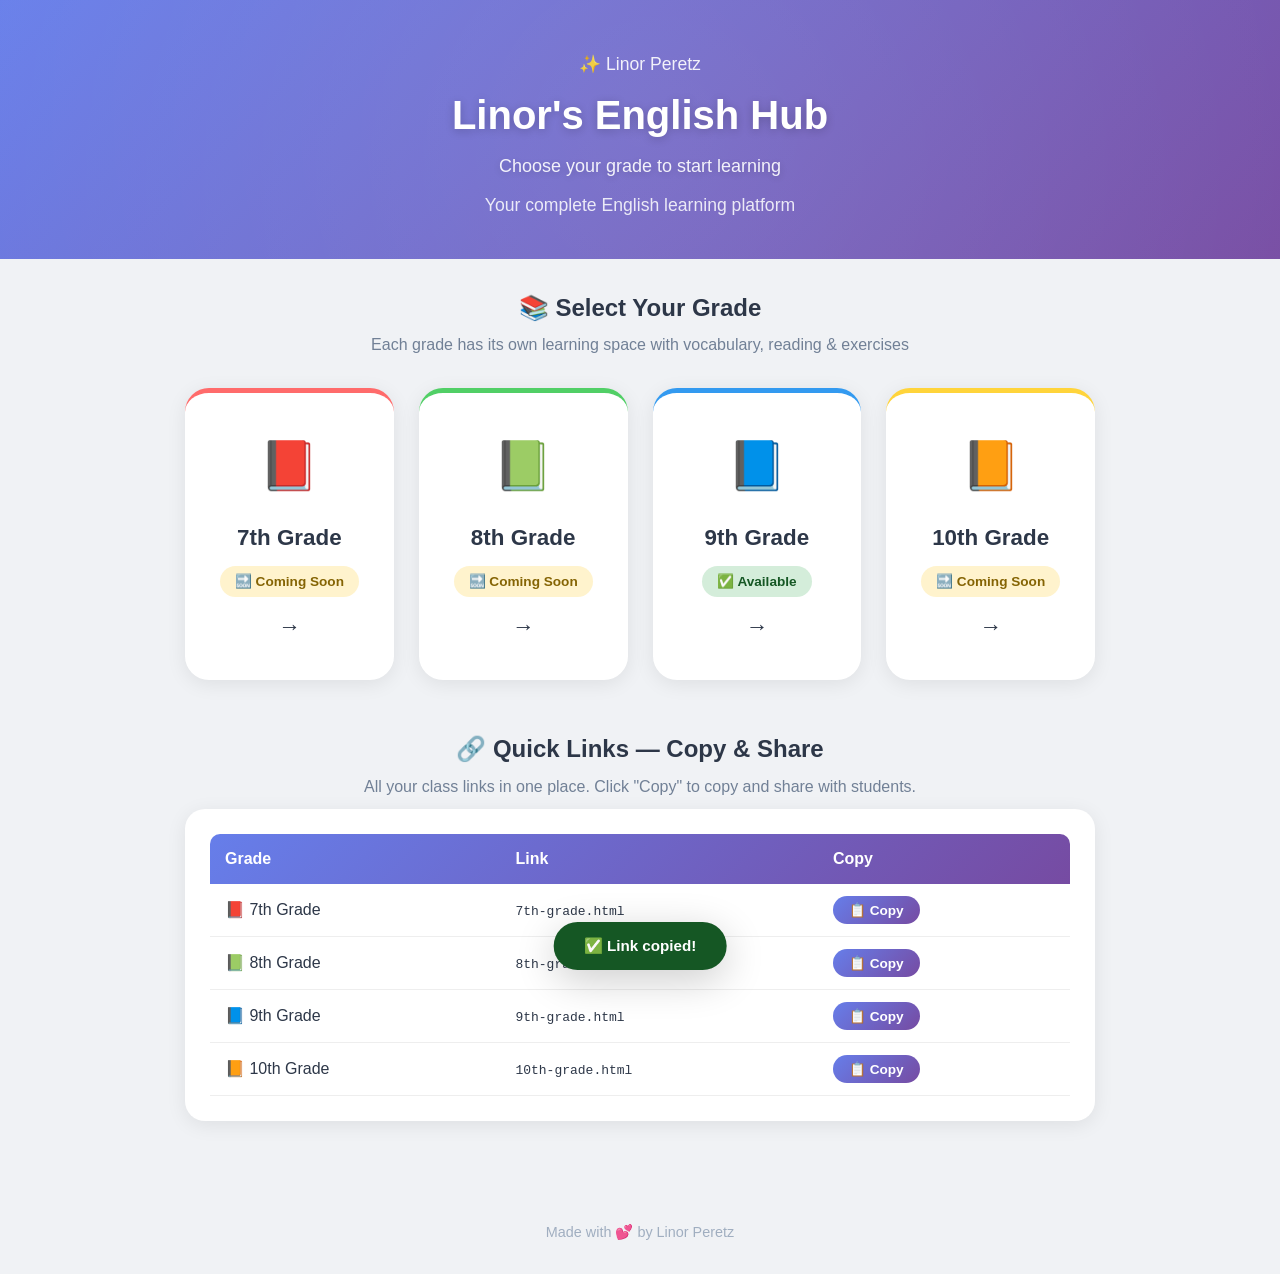
<file: index.html>
<!DOCTYPE html>
<html lang="en">
<head>
    <meta charset="UTF-8">
    <base href="/">
    <meta name="viewport" content="width=device-width, initial-scale=1.0">
    <title>Linor's English Hub</title>
    <link rel="stylesheet" href="shared.css">
    <script src="shared.js" defer></script>
</head>
<body>

    <header class="header">
        <div class="header-content">
            <p class="teacher-name">✨ Linor Peretz</p>
            <h1>
                Linor's English Hub
                <span class="sub">Choose your grade to start learning</span>
            </h1>
            <p class="header-subtitle">Your complete English learning platform</p>
        </div>
    </header>

    <div class="container">

        <div class="section-header">
            <h2>📚 Select Your Grade</h2>
            <p style="color: var(--text-light); margin-top: 5px;">
                Each grade has its own learning space with vocabulary, reading & exercises
            </p>
        </div>

        <div class="grade-grid">

            <a href="7th-grade.html" class="grade-card animate-in" style="--card-accent: #ff6b6b;">
                <span class="emoji">📕</span>
                <h2>7th Grade</h2>
                <span class="status coming-soon">🔜 Coming Soon</span>
                <span class="arrow">→</span>
            </a>

            <a href="8th-grade.html" class="grade-card animate-in" style="--card-accent: #51cf66;">
                <span class="emoji">📗</span>
                <h2>8th Grade</h2>
                <span class="status coming-soon">🔜 Coming Soon</span>
                <span class="arrow">→</span>
            </a>

            <a href="9th-grade.html" class="grade-card animate-in" style="--card-accent: #339af0;">
                <span class="emoji">📘</span>
                <h2>9th Grade</h2>
                <span class="status available">✅ Available</span>
                <span class="arrow">→</span>
            </a>

            <a href="10th-grade.html" class="grade-card animate-in" style="--card-accent: #ffd43b;">
                <span class="emoji">📙</span>
                <h2>10th Grade</h2>
                <span class="status coming-soon">🔜 Coming Soon</span>
                <span class="arrow">→</span>
            </a>

        </div>

        <!-- Quick Links Section -->
        <div class="quick-links-section" style="margin-top: 50px;">
            <div class="section-header">
                <h2>🔗 Quick Links — Copy & Share</h2>
                <p style="color: var(--text-light); margin-top: 5px;">
                    All your class links in one place. Click "Copy" to copy and share with students.
                </p>
            </div>

            <div class="content-card">
                <table class="vocab-table">
                    <thead>
                        <tr>
                            <th>Grade</th>
                            <th>Link</th>
                            <th>Copy</th>
                        </tr>
                    </thead>
                    <tbody>
                        <tr>
                            <td>📕 7th Grade</td>
                            <td><code>7th-grade.html</code></td>
                            <td><button class="copy-btn" onclick="copyLink('7th-grade.html', this)">📋 Copy</button></td>
                        </tr>
                        <tr>
                            <td>📗 8th Grade</td>
                            <td><code>8th-grade.html</code></td>
                            <td><button class="copy-btn" onclick="copyLink('8th-grade.html', this)">📋 Copy</button></td>
                        </tr>
                        <tr>
                            <td>📘 9th Grade</td>
                            <td><code>9th-grade.html</code></td>
                            <td><button class="copy-btn" onclick="copyLink('9th-grade.html', this)">📋 Copy</button></td>
                        </tr>
                        <tr>
                            <td>📙 10th Grade</td>
                            <td><code>10th-grade.html</code></td>
                            <td><button class="copy-btn" onclick="copyLink('10th-grade.html', this)">📋 Copy</button></td>
                        </tr>
                    </tbody>
                </table>
            </div>

            <div class="copy-toast" id="copyToast">✅ Link copied!</div>
        </div>

    </div>

    <footer class="footer">
        <p>Made with 💕 by Linor Peretz</p>
    </footer>

</body>
</html>
</file>
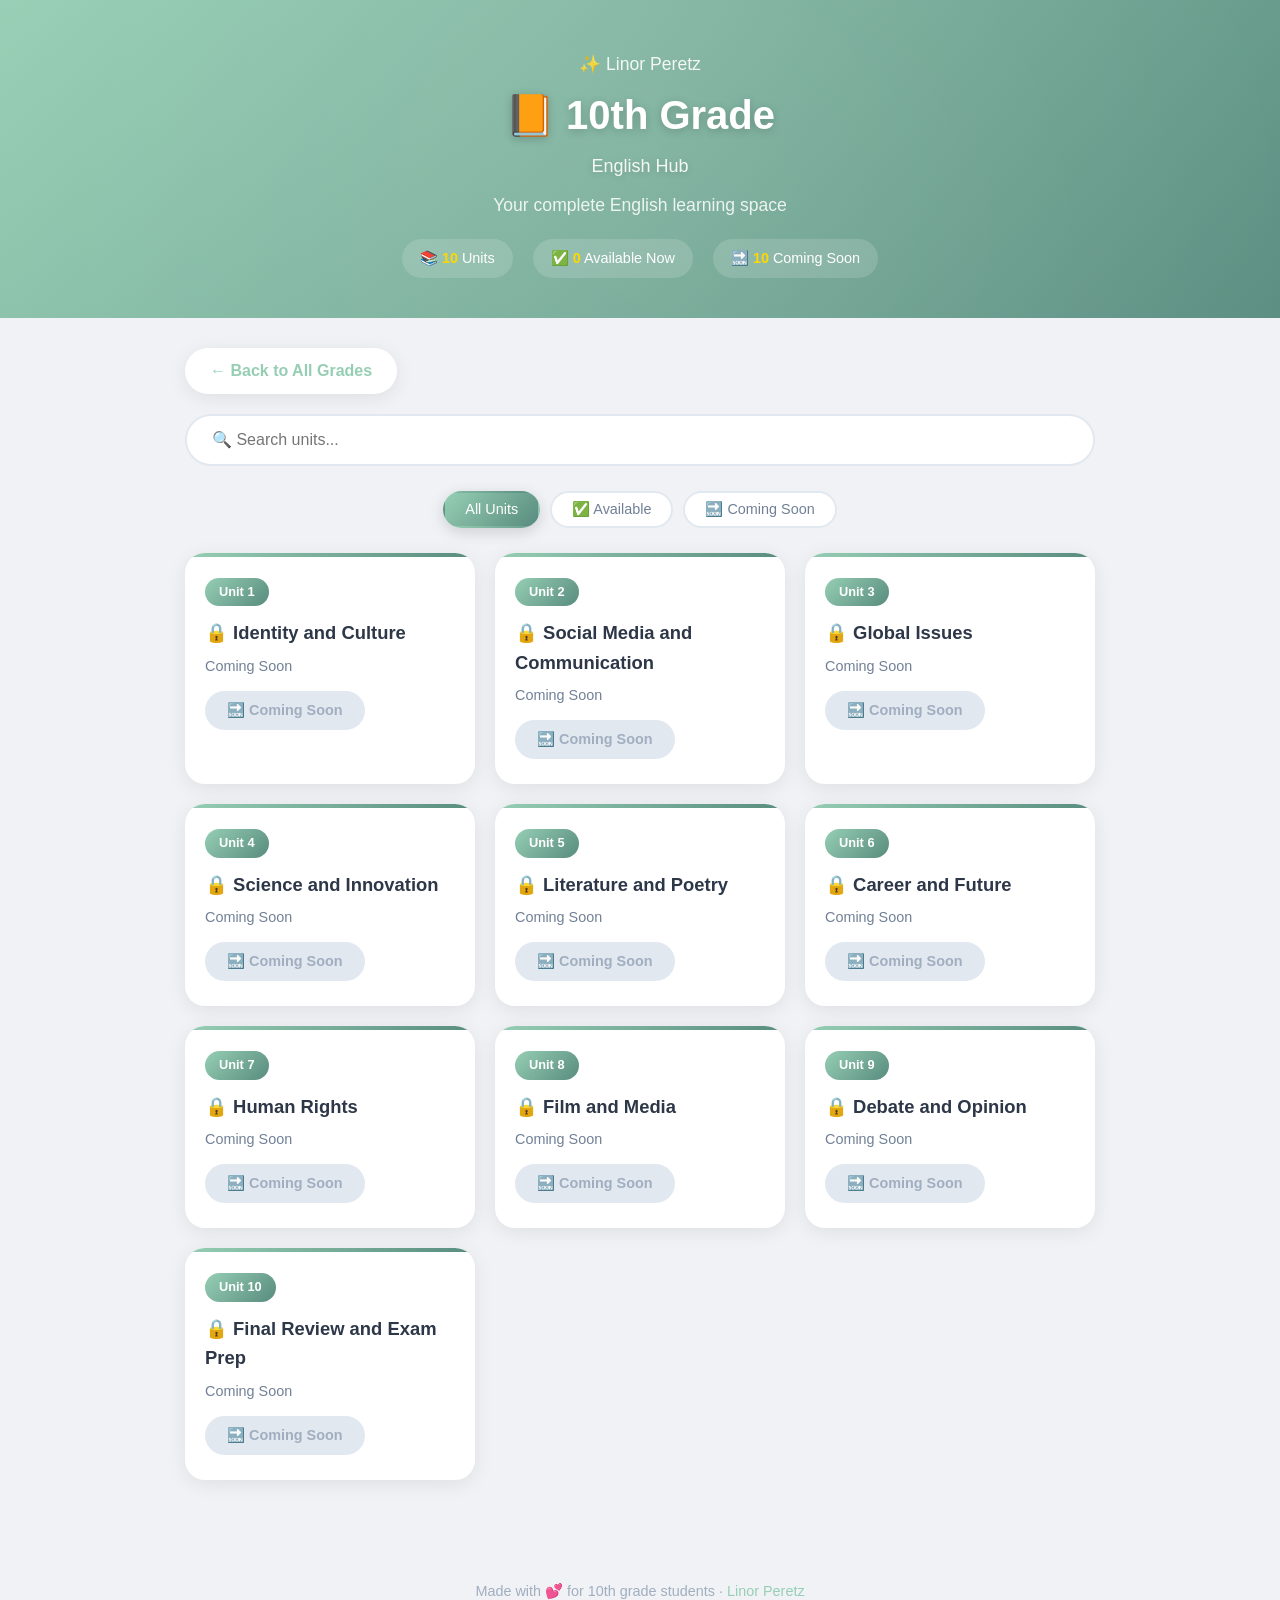
<file: 10th-grade.html>
<!DOCTYPE html>
<html lang="en">
<head>
    <meta charset="UTF-8">
    <meta name="viewport" content="width=device-width, initial-scale=1.0">
    <title>10th Grade — Linor's English Hub</title>
    <link rel="stylesheet" href="shared.css">
    <style>
        /* 10th Grade — Green Theme */
        :root {
            --grade-1: #96CEB4;
            --grade-2: #588C7E;
        }
    </style>
</head>
<body>

    <header class="header">
        <div class="header-content">
            <p class="teacher-name">✨ Linor Peretz</p>
            <h1>📙 10th Grade<span class="sub">English Hub</span></h1>
            <p class="header-subtitle">Your complete English learning space</p>
            <div class="quick-stats">
                <span class="stat-item">📚 <strong>10</strong> Units</span>
                <span class="stat-item">✅ <strong>0</strong> Available Now</span>
                <span class="stat-item">🔜 <strong>10</strong> Coming Soon</span>
            </div>
        </div>
    </header>

    <main class="container">

        <a href="index.html" class="nav-btn">← Back to All Grades</a>

        <div class="search-wrapper">
            <input type="text" id="searchInput" placeholder="🔍 Search units..." oninput="filterUnits()">
        </div>

        <div class="filter-tabs">
            <button class="filter-tab active" onclick="setFilter('all', this)">All Units</button>
            <button class="filter-tab" onclick="setFilter('available', this)">✅ Available</button>
            <button class="filter-tab" onclick="setFilter('coming', this)">🔜 Coming Soon</button>
        </div>

        <p id="noResults" style="display:none; text-align:center; color:var(--text-light); padding:40px;">
            🔍 No units found.
        </p>

        <div class="units-grid">

            <div class="unit-card locked animate-in" data-unit="1" data-status="coming" data-title="identity and culture">
                <div class="unit-card-inner">
                    <span class="unit-number">Unit 1</span>
                    <h3>🔒 Identity and Culture</h3>
                    <p class="unit-desc">Coming Soon</p>
                    <span class="unit-btn-label coming">🔜 Coming Soon</span>
                </div>
            </div>

            <div class="unit-card locked animate-in" data-unit="2" data-status="coming" data-title="social media and communication">
                <div class="unit-card-inner">
                    <span class="unit-number">Unit 2</span>
                    <h3>🔒 Social Media and Communication</h3>
                    <p class="unit-desc">Coming Soon</p>
                    <span class="unit-btn-label coming">🔜 Coming Soon</span>
                </div>
            </div>

            <div class="unit-card locked animate-in" data-unit="3" data-status="coming" data-title="global issues">
                <div class="unit-card-inner">
                    <span class="unit-number">Unit 3</span>
                    <h3>🔒 Global Issues</h3>
                    <p class="unit-desc">Coming Soon</p>
                    <span class="unit-btn-label coming">🔜 Coming Soon</span>
                </div>
            </div>

            <div class="unit-card locked animate-in" data-unit="4" data-status="coming" data-title="science and innovation">
                <div class="unit-card-inner">
                    <span class="unit-number">Unit 4</span>
                    <h3>🔒 Science and Innovation</h3>
                    <p class="unit-desc">Coming Soon</p>
                    <span class="unit-btn-label coming">🔜 Coming Soon</span>
                </div>
            </div>

            <div class="unit-card locked animate-in" data-unit="5" data-status="coming" data-title="literature and poetry">
                <div class="unit-card-inner">
                    <span class="unit-number">Unit 5</span>
                    <h3>🔒 Literature and Poetry</h3>
                    <p class="unit-desc">Coming Soon</p>
                    <span class="unit-btn-label coming">🔜 Coming Soon</span>
                </div>
            </div>

            <div class="unit-card locked animate-in" data-unit="6" data-status="coming" data-title="career and future">
                <div class="unit-card-inner">
                    <span class="unit-number">Unit 6</span>
                    <h3>🔒 Career and Future</h3>
                    <p class="unit-desc">Coming Soon</p>
                    <span class="unit-btn-label coming">🔜 Coming Soon</span>
                </div>
            </div>

            <div class="unit-card locked animate-in" data-unit="7" data-status="coming" data-title="human rights">
                <div class="unit-card-inner">
                    <span class="unit-number">Unit 7</span>
                    <h3>🔒 Human Rights</h3>
                    <p class="unit-desc">Coming Soon</p>
                    <span class="unit-btn-label coming">🔜 Coming Soon</span>
                </div>
            </div>

            <div class="unit-card locked animate-in" data-unit="8" data-status="coming" data-title="film and media">
                <div class="unit-card-inner">
                    <span class="unit-number">Unit 8</span>
                    <h3>🔒 Film and Media</h3>
                    <p class="unit-desc">Coming Soon</p>
                    <span class="unit-btn-label coming">🔜 Coming Soon</span>
                </div>
            </div>

            <div class="unit-card locked animate-in" data-unit="9" data-status="coming" data-title="debate and opinion">
                <div class="unit-card-inner">
                    <span class="unit-number">Unit 9</span>
                    <h3>🔒 Debate and Opinion</h3>
                    <p class="unit-desc">Coming Soon</p>
                    <span class="unit-btn-label coming">🔜 Coming Soon</span>
                </div>
            </div>

            <div class="unit-card locked animate-in" data-unit="10" data-status="coming" data-title="final review and exam prep">
                <div class="unit-card-inner">
                    <span class="unit-number">Unit 10</span>
                    <h3>🔒 Final Review and Exam Prep</h3>
                    <p class="unit-desc">Coming Soon</p>
                    <span class="unit-btn-label coming">🔜 Coming Soon</span>
                </div>
            </div>

        </div>
    </main>

    <footer class="footer">
        <p>Made with 💕 for 10th grade students · <a href="index.html">Linor Peretz</a></p>
    </footer>

    <script src="shared.js"></script>
</body>
</html>
</file>
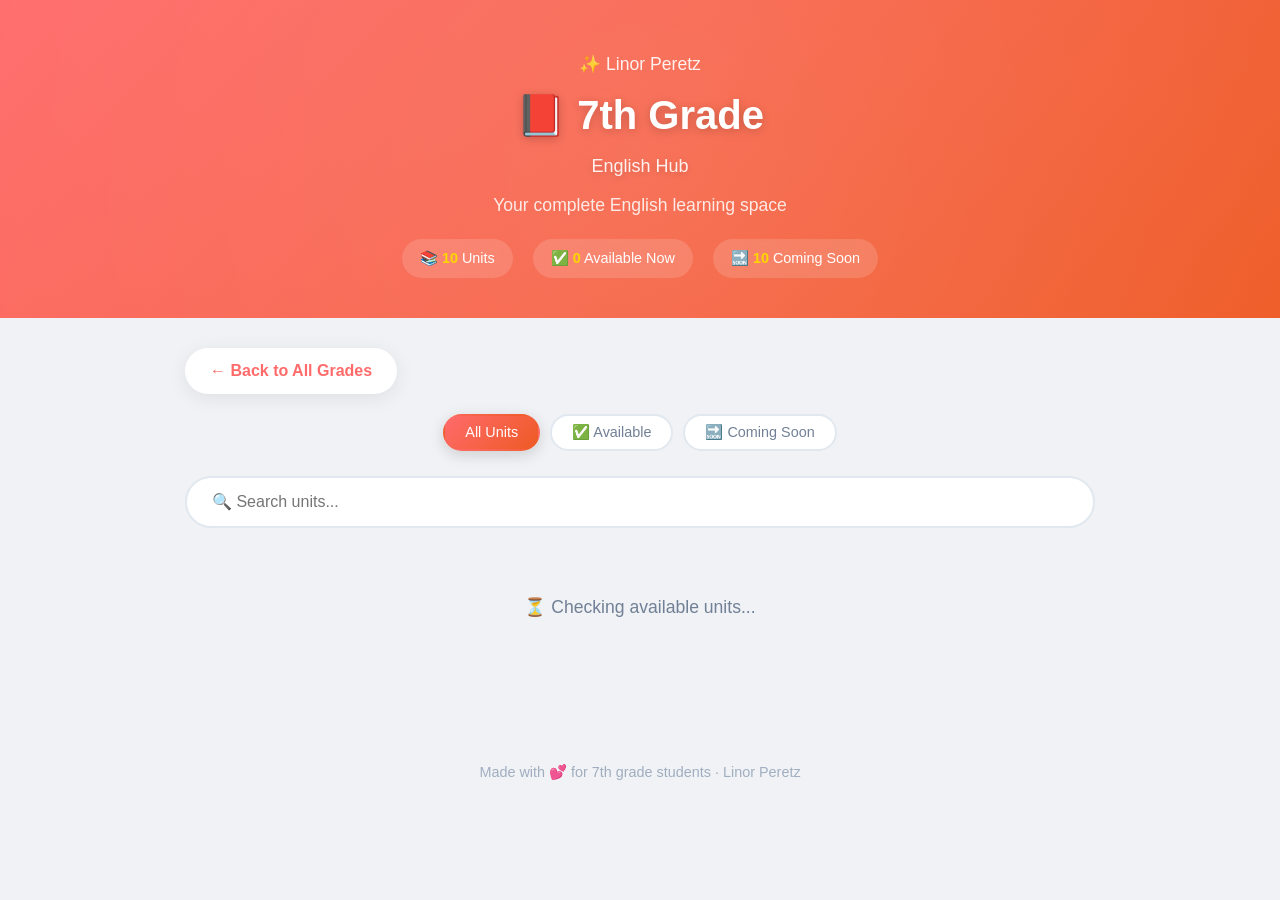
<file: 7th-grade.html>
<!DOCTYPE html>
<html lang="en">
<head>
    <meta charset="UTF-8">
    <meta name="viewport" content="width=device-width, initial-scale=1.0">
    <title>7th Grade — Linor's English Hub</title>
    <link rel="stylesheet" href="shared.css">
    <script src="shared.js" defer></script>
    <style>
        :root {
            --grade-1: #ff6b6b;
            --grade-2: #ee5a24;
        }
    </style>
</head>
<body>

    <header class="header">
        <div class="header-content">
            <p class="teacher-name">✨ Linor Peretz</p>
            <h1>
                📕 7th Grade
                <span class="sub">English Hub</span>
            </h1>
            <p class="header-subtitle">Your complete English learning space</p>

            <div class="quick-stats">
                <div class="stat-item">📚 <strong id="totalUnits">10</strong> Units</div>
                <div class="stat-item">✅ <strong id="availableCount">0</strong> Available Now</div>
                <div class="stat-item">🔜 <strong id="comingCount">10</strong> Coming Soon</div>
            </div>
        </div>
    </header>

    <div class="container">

        <a href="index.html" class="nav-btn">← Back to All Grades</a>

        <div class="filter-tabs">
            <button class="filter-tab active" onclick="setFilter('all', this)">All Units</button>
            <button class="filter-tab" onclick="setFilter('available', this)">✅ Available</button>
            <button class="filter-tab" onclick="setFilter('coming', this)">🔜 Coming Soon</button>
        </div>

        <div class="search-wrapper">
            <input type="text" id="searchInput" onkeyup="filterUnits()" placeholder="🔍 Search units...">
        </div>

        <p id="noResults" style="display:none; text-align:center; color: var(--text-light); padding: 20px;">
            🔍 No units found.
        </p>

        <div class="units-grid" id="unitsGrid">
            <div class="loading-message" id="loadingMessage">
                ⏳ Checking available units...
            </div>
        </div>

    </div>

    <footer class="footer">
        <p>Made with 💕 for 7th grade students · Linor Peretz</p>
    </footer>

    <script>
        var gradeConfig = {
            grade: "7th",
            units: [
                { number: 1,  title: "Hello World" },
                { number: 2,  title: "My Daily Routine" },
                { number: 3,  title: "School Life" },
                { number: 4,  title: "My Neighborhood" },
                { number: 5,  title: "Celebrations and Holidays" },
                { number: 6,  title: "Animals and Pets" },
                { number: 7,  title: "Shopping and Money" },
                { number: 8,  title: "Weather and Seasons" },
                { number: 9,  title: "Health and Body" },
                { number: 10, title: "Stories and Imagination" }
            ]
        };

        autoDetectUnits(gradeConfig);
    </script>

</body>
</html>
</file>
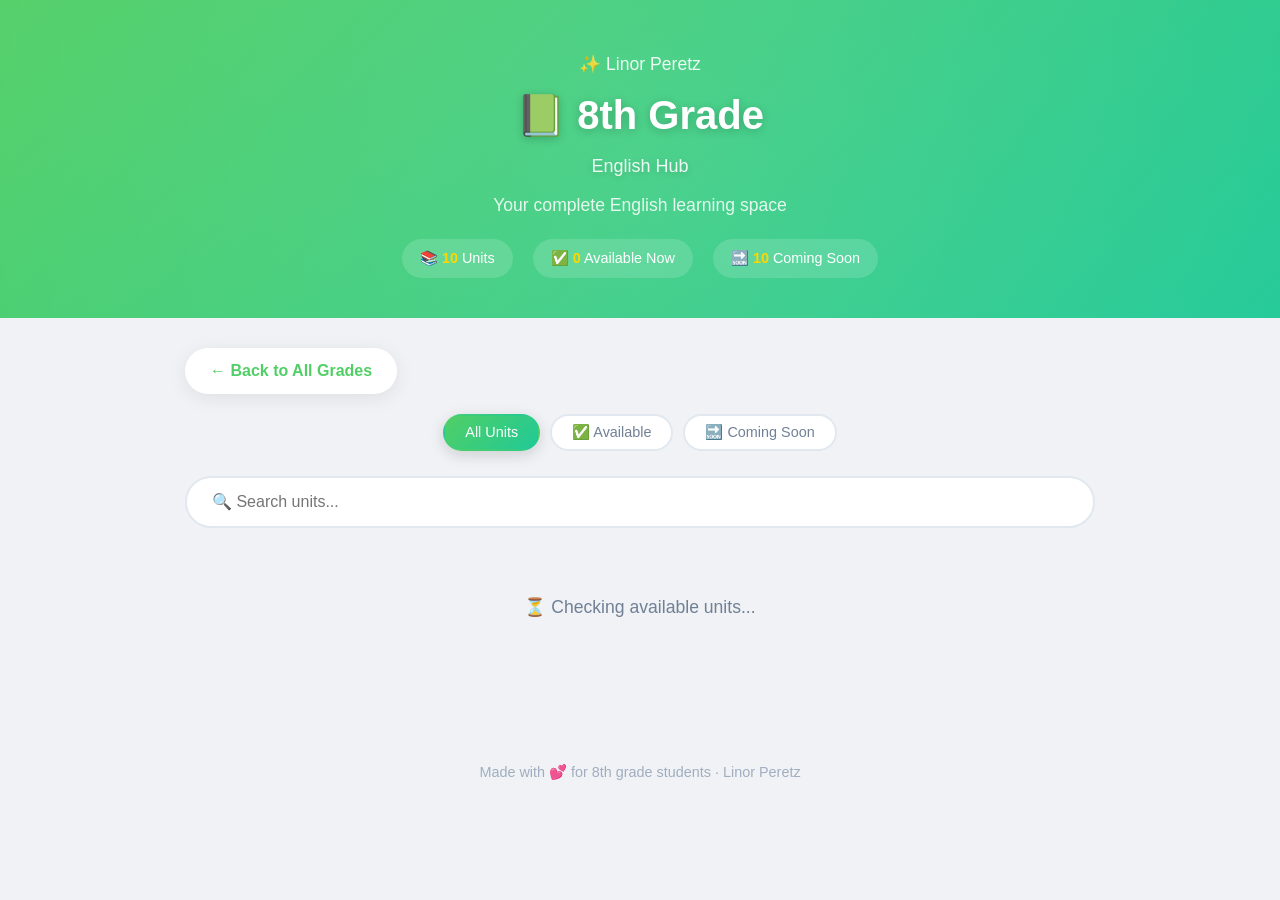
<file: 8th-grade.html>
<!DOCTYPE html>
<html lang="en">
<head>
    <meta charset="UTF-8">
    <meta name="viewport" content="width=device-width, initial-scale=1.0">
    <title>8th Grade — Linor's English Hub</title>
    <link rel="stylesheet" href="shared.css">
    <script src="shared.js" defer></script>
    <style>
        :root {
            --grade-1: #51cf66;
            --grade-2: #20c997;
        }
    </style>
</head>
<body>

    <header class="header">
        <div class="header-content">
            <p class="teacher-name">✨ Linor Peretz</p>
            <h1>
                📗 8th Grade
                <span class="sub">English Hub</span>
            </h1>
            <p class="header-subtitle">Your complete English learning space</p>

            <div class="quick-stats">
                <div class="stat-item">📚 <strong id="totalUnits">10</strong> Units</div>
                <div class="stat-item">✅ <strong id="availableCount">0</strong> Available Now</div>
                <div class="stat-item">🔜 <strong id="comingCount">10</strong> Coming Soon</div>
            </div>
        </div>
    </header>

    <div class="container">

        <a href="index.html" class="nav-btn">← Back to All Grades</a>

        <div class="filter-tabs">
            <button class="filter-tab active" onclick="setFilter('all', this)">All Units</button>
            <button class="filter-tab" onclick="setFilter('available', this)">✅ Available</button>
            <button class="filter-tab" onclick="setFilter('coming', this)">🔜 Coming Soon</button>
        </div>

        <div class="search-wrapper">
            <input type="text" id="searchInput" onkeyup="filterUnits()" placeholder="🔍 Search units...">
        </div>

        <p id="noResults" style="display:none; text-align:center; color: var(--text-light); padding: 20px;">
            🔍 No units found.
        </p>

        <div class="units-grid" id="unitsGrid">
            <div class="loading-message" id="loadingMessage">
                ⏳ Checking available units...
            </div>
        </div>

    </div>

    <footer class="footer">
        <p>Made with 💕 for 8th grade students · Linor Peretz</p>
    </footer>

    <script>
        var gradeConfig = {
            grade: "8th",
            units: [
                { number: 1,  title: "My Identity" },
                { number: 2,  title: "Social Media" },
                { number: 3,  title: "Jobs and Careers" },
                { number: 4,  title: "The Environment" },
                { number: 5,  title: "Movies and Entertainment" },
                { number: 6,  title: "Science and Discovery" },
                { number: 7,  title: "Friendship" },
                { number: 8,  title: "Travel Stories" },
                { number: 9,  title: "Healthy Living" },
                { number: 10, title: "Year Review" }
            ]
        };

        autoDetectUnits(gradeConfig);
    </script>

</body>
</html>
</file>
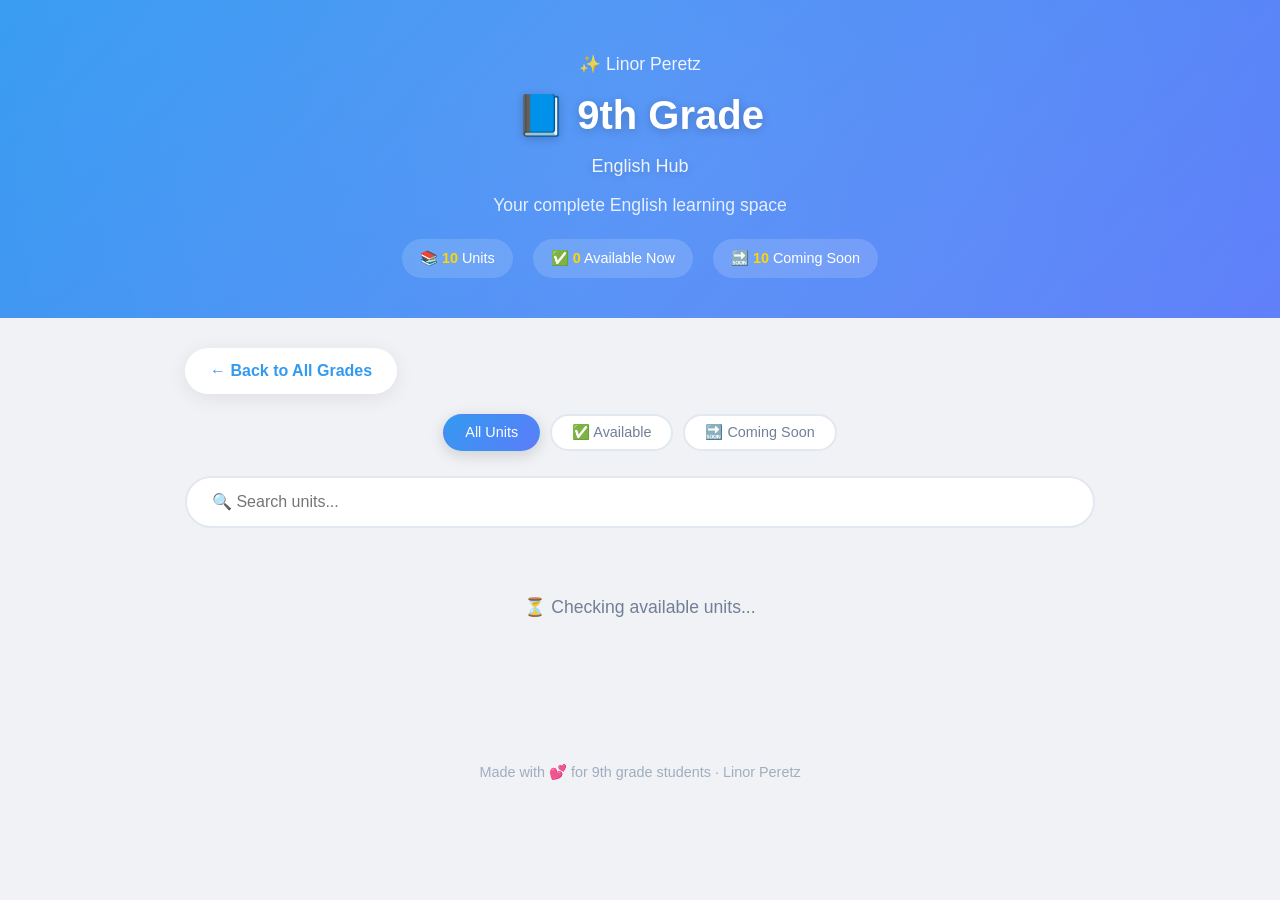
<file: 9th-grade.html>
<!DOCTYPE html>
<html lang="en">
<head>
    <meta charset="UTF-8">
    <base href="/">
    <meta name="viewport" content="width=device-width, initial-scale=1.0">
    <title>9th Grade — Linor's English Hub</title>
    <link rel="stylesheet" href="shared.css">
    <script src="shared.js" defer></script>
    <style>
        :root {
            --grade-1: #339af0;
            --grade-2: #5c7cfa;
        }
    </style>
</head>
<body>

    <header class="header">
        <div class="header-content">
            <p class="teacher-name">✨ Linor Peretz</p>
            <h1>
                📘 9th Grade
                <span class="sub">English Hub</span>
            </h1>
            <p class="header-subtitle">Your complete English learning space</p>

            <div class="quick-stats">
                <div class="stat-item">📚 <strong id="totalUnits">10</strong> Units</div>
                <div class="stat-item">✅ <strong id="availableCount">0</strong> Available Now</div>
                <div class="stat-item">🔜 <strong id="comingCount">10</strong> Coming Soon</div>
            </div>
        </div>
    </header>

    <div class="container">

        <a href="index.html" class="nav-btn">← Back to All Grades</a>

        <!-- Filter Tabs -->
        <div class="filter-tabs">
            <button class="filter-tab active" onclick="setFilter('all', this)">All Units</button>
            <button class="filter-tab" onclick="setFilter('available', this)">✅ Available</button>
            <button class="filter-tab" onclick="setFilter('coming', this)">🔜 Coming Soon</button>
        </div>

        <!-- Search -->
        <div class="search-wrapper">
            <input type="text" id="searchInput" onkeyup="filterUnits()" placeholder="🔍 Search units...">
        </div>

        <p id="noResults" style="display:none; text-align:center; color: var(--text-light); padding: 20px;">
            🔍 No units found.
        </p>

        <!-- 
            ============================================
            UNITS GRID — AUTO-DETECTED!
            
            You do NOT need to edit this file.
            Just add files to the units/ folder like:
              units/9th-unit1.html
              units/9th-unit2.html
              etc.
            
            The JavaScript will automatically detect
            which files exist and unlock those cards!
            ============================================
        -->
        <div class="units-grid" id="unitsGrid">
            <!-- Cards are generated automatically by JavaScript -->
            <div class="loading-message" id="loadingMessage">
                ⏳ Checking available units...
            </div>
        </div>

    </div>

    <footer class="footer">
        <p>Made with 💕 for 9th grade students · Linor Peretz</p>
    </footer>

    <!-- 
        UNIT CONFIGURATION
        This is the ONLY thing you might want to edit:
        the unit names/titles. Everything else is automatic.
    -->
    <script>
        // ============================================
        // CONFIGURE YOUR UNITS HERE
        // 
        // grade: the prefix for file names (e.g., "9th")
        // units: list of unit names
        //
        // Files should be named: units/9th-unit1.html, units/9th-unit2.html, etc.
        // ============================================
        
        const gradeConfig = {
            grade: "9th",
            units: [
                { number: 1,  title: "Growing Up" },
                { number: 2,  title: "Technology and Society" },
                { number: 3,  title: "The World of Work" },
                { number: 4,  title: "Diversity and Tolerance" },
                { number: 5,  title: "Media and Advertising" },
                { number: 6,  title: "Health and Wellness" },
                { number: 7,  title: "Environment and Sustainability" },
                { number: 8,  title: "Conflict and Resolution" },
                { number: 9,  title: "Literature and Creative Writing" },
                { number: 10, title: "Exam Preparation" }
            ]
        };

        // Auto-detect and build the grid
        autoDetectUnits(gradeConfig);
    </script>

</body>
</html>
</file>
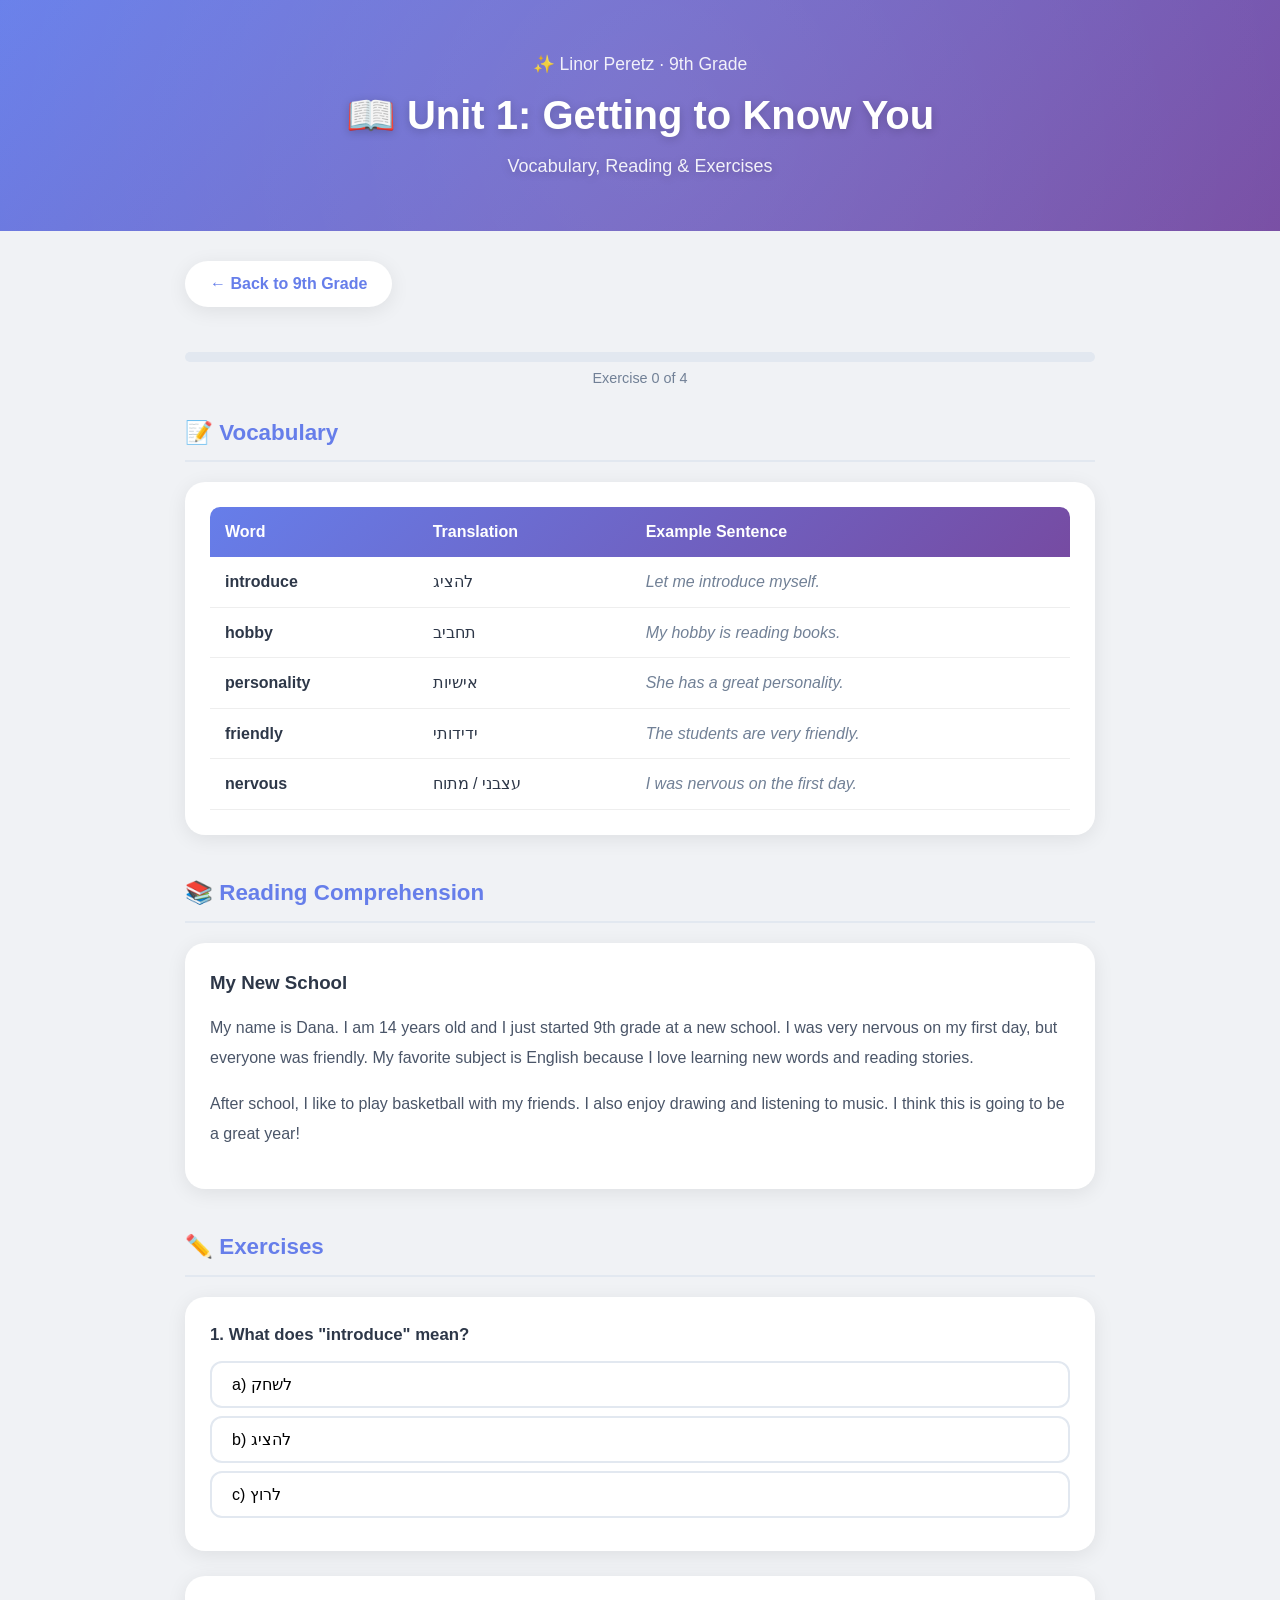
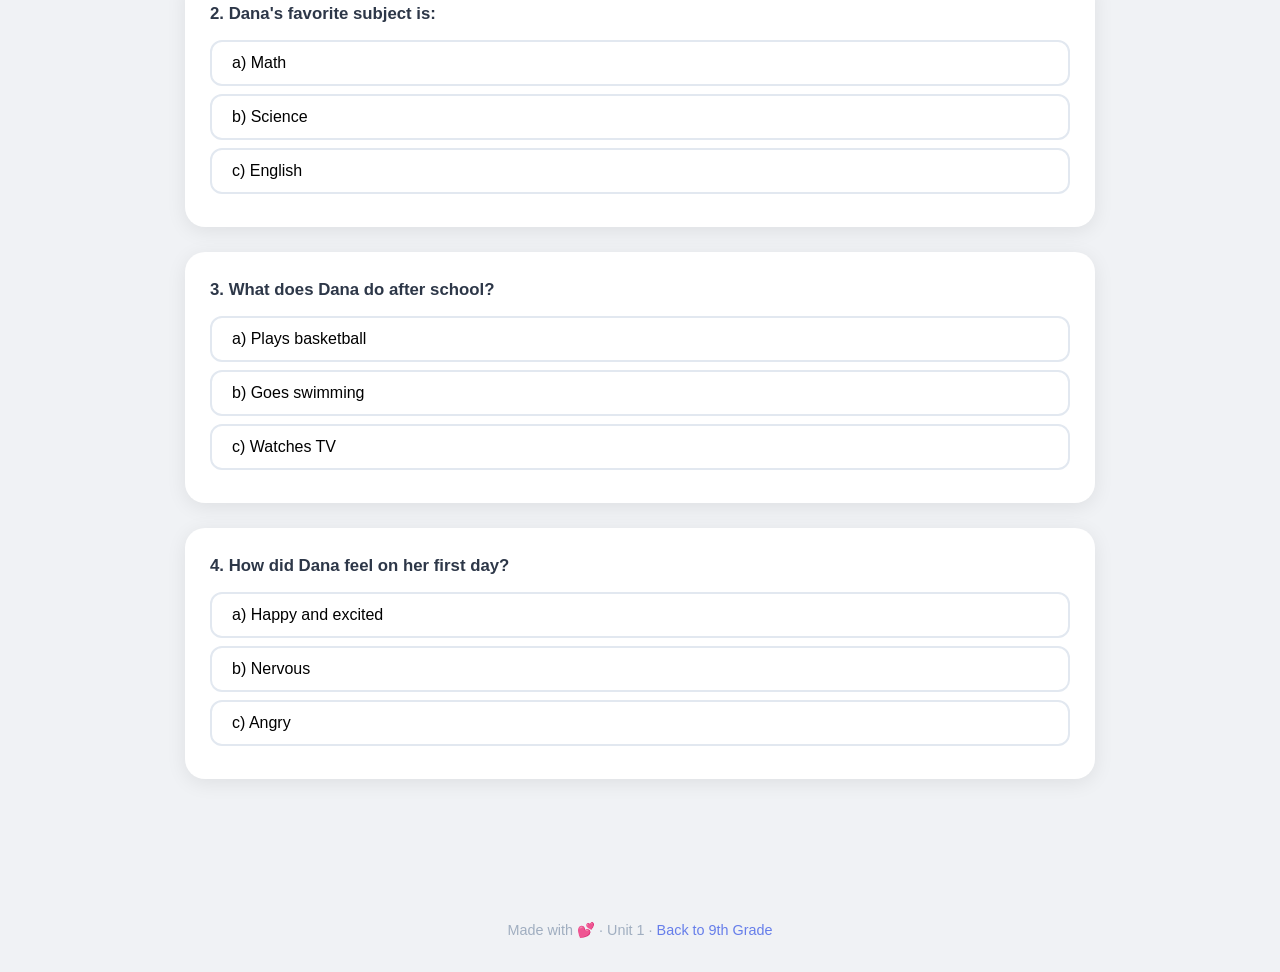
<file: units/9th-unit1.html>
<!DOCTYPE html>
<html lang="en">
<head>
    <meta charset="UTF-8">
    <meta name="viewport" content="width=device-width, initial-scale=1.0">
    <title>Unit 1: Getting to Know You — 9th Grade</title>
    <base href="/">
    <link rel="stylesheet" href="/shared.css">
    <style>
        /* 9th Grade — Purple Theme */
        :root {
            --grade-1: #667eea;
            --grade-2: #764ba2;
        }
    </style>
</head>
<body>

    <!-- ===== HEADER ===== -->
    <header class="header">
        <div class="header-content">
            <p class="teacher-name">✨ Linor Peretz · 9th Grade</p>
            <h1>📖 Unit 1: Getting to Know You<span class="sub">Vocabulary, Reading & Exercises</span></h1>
        </div>
    </header>

    <!-- ===== CONTENT ===== -->
    <main class="container">

        <!-- Back button -->
        <a href="/9th-grade.html" class="nav-btn">← Back to 9th Grade</a>

        <!-- Progress bar -->
        <div class="progress-container">
            <div class="progress-bar" id="progressBar"></div>
        </div>
        <p class="progress-text" id="progressText">Exercise 0 of 0</p>

        <!-- =============================================
             VOCABULARY SECTION
             
             TO ADD A WORD:
             Copy a <tr> row and change the content
             
             TO REMOVE A WORD:
             Delete the entire <tr> block
             ============================================= -->
        <section class="section">
            <h2>📝 Vocabulary</h2>
            <div class="content-card" style="overflow-x:auto;">
                <table class="vocab-table">
                    <thead>
                        <tr>
                            <th>Word</th>
                            <th>Translation</th>
                            <th>Example Sentence</th>
                        </tr>
                    </thead>
                    <tbody>
                        <tr>
                            <td class="word">introduce</td>
                            <td>להציג</td>
                            <td class="example">Let me introduce myself.</td>
                        </tr>
                        <tr>
                            <td class="word">hobby</td>
                            <td>תחביב</td>
                            <td class="example">My hobby is reading books.</td>
                        </tr>
                        <tr>
                            <td class="word">personality</td>
                            <td>אישיות</td>
                            <td class="example">She has a great personality.</td>
                        </tr>
                        <tr>
                            <td class="word">friendly</td>
                            <td>ידידותי</td>
                            <td class="example">The students are very friendly.</td>
                        </tr>
                        <tr>
                            <td class="word">nervous</td>
                            <td>עצבני / מתוח</td>
                            <td class="example">I was nervous on the first day.</td>
                        </tr>
                        <!-- ADD MORE WORDS: Copy a <tr> block above and change the content -->
                    </tbody>
                </table>
            </div>
        </section>

        <!-- =============================================
             READING SECTION
             
             TO CHANGE THE TEXT:
             Edit the text inside the <p> tags
             
             TO ADD A PARAGRAPH:
             Copy a <p> tag and write new text
             ============================================= -->
        <section class="section">
            <h2>📚 Reading Comprehension</h2>
            <div class="content-card">
                <h3 style="margin-bottom:15px; color:var(--text);">My New School</h3>
                <div class="reading-text">
                    <p>My name is Dana. I am 14 years old and I just started 9th grade at a new school. I was very nervous on my first day, but everyone was friendly. My favorite subject is English because I love learning new words and reading stories.</p>
                    <p>After school, I like to play basketball with my friends. I also enjoy drawing and listening to music. I think this is going to be a great year!</p>
                </div>
            </div>
        </section>

        <!-- =============================================
             EXERCISES SECTION
             
             TO ADD AN EXERCISE:
             1. Copy an entire "exercise content-card" block
             2. Change id="exercise-X" (use next number)
             3. Change the question text
             4. Change the options text
             5. In onclick: change the last two numbers:
                - First number = option index (0, 1, 2...)
                - Second number = correct answer index
             6. Change id="feedback-X" to match exercise id
             
             TO REMOVE AN EXERCISE:
             Delete the entire "exercise content-card" block
             
             REMEMBER: After adding/removing exercises,
             the progress bar updates automatically!
             ============================================= -->
        <section class="section">
            <h2>✏️ Exercises</h2>

            <!-- Exercise 1 -->
            <div class="exercise content-card" id="exercise-0">
                <p class="question">1. What does "introduce" mean?</p>
                <div class="options">
                    <button class="option-btn" onclick="checkAnswer(this, 'exercise-0', 0, 1)">a) לשחק</button>
                    <button class="option-btn" onclick="checkAnswer(this, 'exercise-0', 1, 1)">b) להציג</button>
                    <button class="option-btn" onclick="checkAnswer(this, 'exercise-0', 2, 1)">c) לרוץ</button>
                </div>
                <div class="feedback" id="feedback-0"></div>
            </div>

            <!-- Exercise 2 -->
            <div class="exercise content-card" id="exercise-1">
                <p class="question">2. Dana's favorite subject is:</p>
                <div class="options">
                    <button class="option-btn" onclick="checkAnswer(this, 'exercise-1', 0, 2)">a) Math</button>
                    <button class="option-btn" onclick="checkAnswer(this, 'exercise-1', 1, 2)">b) Science</button>
                    <button class="option-btn" onclick="checkAnswer(this, 'exercise-1', 2, 2)">c) English</button>
                </div>
                <div class="feedback" id="feedback-1"></div>
            </div>

            <!-- Exercise 3 -->
            <div class="exercise content-card" id="exercise-2">
                <p class="question">3. What does Dana do after school?</p>
                <div class="options">
                    <button class="option-btn" onclick="checkAnswer(this, 'exercise-2', 0, 0)">a) Plays basketball</button>
                    <button class="option-btn" onclick="checkAnswer(this, 'exercise-2', 1, 0)">b) Goes swimming</button>
                    <button class="option-btn" onclick="checkAnswer(this, 'exercise-2', 2, 0)">c) Watches TV</button>
                </div>
                <div class="feedback" id="feedback-2"></div>
            </div>

            <!-- Exercise 4 -->
            <div class="exercise content-card" id="exercise-3">
                <p class="question">4. How did Dana feel on her first day?</p>
                <div class="options">
                    <button class="option-btn" onclick="checkAnswer(this, 'exercise-3', 0, 1)">a) Happy and excited</button>
                    <button class="option-btn" onclick="checkAnswer(this, 'exercise-3', 1, 1)">b) Nervous</button>
                    <button class="option-btn" onclick="checkAnswer(this, 'exercise-3', 2, 1)">c) Angry</button>
                </div>
                <div class="feedback" id="feedback-3"></div>
            </div>

            <!-- ADD MORE EXERCISES: Copy an exercise block above -->

        </section>

        <!-- ===== SCORE (appears when all exercises are done) ===== -->
        <div class="score-display" id="scoreDisplay" style="display:none;">
            <span class="score-emoji" id="scoreEmoji">🎉</span>
            <p>You finished!</p>
            <p class="score-number" id="scoreNumber">0/0</p>
            <p class="score-message" id="scoreMessage">Great work!</p>
            <button class="retry-btn" onclick="retryExercises()">🔄 Try Again</button>
        </div>

    </main>

    <footer class="footer">
        <p>Made with 💕 · Unit 1 · <a href="/9th-grade.html">Back to 9th Grade</a></p>
    </footer>

    <script src="/shared.js"></script>
</body>
</html>
</file>
<file: shared.css>
/* ==========================================
   LINOR'S ENGLISH HUB — SHARED STYLES
   
   This file is loaded by ALL pages.
   Change something here = changes everywhere.
   ========================================== */

/* ===== THEME COLORS ===== */
:root {
    --primary: #667eea;
    --secondary: #764ba2;
    --bg: #f0f2f5;
    --text: #2d3748;
    --text-light: #718096;
    --text-lighter: #a0aec0;
    --card-bg: #ffffff;
    --shadow: 0 4px 20px rgba(0, 0, 0, 0.08);
    --shadow-hover: 0 12px 40px rgba(0, 0, 0, 0.15);
    --radius: 20px;
    --radius-sm: 12px;
    --radius-full: 50px;
    --transition: all 0.3s ease;
}

/* ===== RESET ===== */
* {
    margin: 0;
    padding: 0;
    box-sizing: border-box;
}

html {
    scroll-behavior: smooth;
}

body {
    font-family: 'Segoe UI', Tahoma, Geneva, Verdana, sans-serif;
    background: var(--bg);
    color: var(--text);
    min-height: 100vh;
    overflow-x: hidden;
    line-height: 1.6;
}

/* ===== ANIMATIONS ===== */
@keyframes fadeInUp {
    from {
        opacity: 0;
        transform: translateY(20px);
    }
    to {
        opacity: 1;
        transform: translateY(0);
    }
}

@keyframes fadeIn {
    from { opacity: 0; }
    to { opacity: 1; }
}

@keyframes float {
    0%, 100% { transform: translateY(0); }
    50% { transform: translateY(-20px); }
}

@keyframes slideInLeft {
    from {
        opacity: 0;
        transform: translateX(-30px);
    }
    to {
        opacity: 1;
        transform: translateX(0);
    }
}

@keyframes pulse {
    0%, 100% { transform: scale(1); }
    50% { transform: scale(1.05); }
}

@keyframes spin {
    from { transform: rotate(0deg); }
    to { transform: rotate(360deg); }
}

.animate-in {
    animation: fadeInUp 0.5s ease forwards;
    opacity: 0;
}

.animate-in:nth-child(1) { animation-delay: 0.05s; }
.animate-in:nth-child(2) { animation-delay: 0.1s; }
.animate-in:nth-child(3) { animation-delay: 0.15s; }
.animate-in:nth-child(4) { animation-delay: 0.2s; }
.animate-in:nth-child(5) { animation-delay: 0.25s; }
.animate-in:nth-child(6) { animation-delay: 0.3s; }
.animate-in:nth-child(7) { animation-delay: 0.35s; }
.animate-in:nth-child(8) { animation-delay: 0.4s; }
.animate-in:nth-child(9) { animation-delay: 0.45s; }
.animate-in:nth-child(10) { animation-delay: 0.5s; }

/* ===== HEADER ===== */
.header {
    background: linear-gradient(135deg, var(--grade-1, var(--primary)), var(--grade-2, var(--secondary)));
    color: white;
    text-align: center;
    padding: 50px 20px 40px;
    position: relative;
    overflow: hidden;
}

.header::before {
    content: '';
    position: absolute;
    top: -50%;
    left: -50%;
    width: 200%;
    height: 200%;
    background: radial-gradient(circle, rgba(255,255,255,0.1) 0%, transparent 70%);
    animation: float 6s ease-in-out infinite;
}

.header-content {
    position: relative;
    z-index: 1;
    animation: fadeIn 0.8s ease;
}

.teacher-name {
    font-size: 1.1em;
    opacity: 0.9;
    margin-bottom: 5px;
}

.header h1 {
    font-size: 2.5em;
    margin-bottom: 10px;
    text-shadow: 0 2px 10px rgba(0,0,0,0.2);
}

.header h1 .sub {
    display: block;
    font-size: 0.45em;
    font-weight: 300;
    margin-top: 5px;
    opacity: 0.9;
}

.header-subtitle {
    font-size: 1.1em;
    opacity: 0.85;
    max-width: 500px;
    margin: 0 auto;
}

/* Quick Stats */
.quick-stats {
    display: flex;
    justify-content: center;
    gap: 20px;
    margin-top: 20px;
    flex-wrap: wrap;
}

.stat-item {
    background: rgba(255,255,255,0.15);
    padding: 8px 18px;
    border-radius: var(--radius-full);
    font-size: 0.9em;
    backdrop-filter: blur(10px);
    transition: var(--transition);
}

.stat-item:hover {
    background: rgba(255,255,255,0.25);
    transform: scale(1.05);
}

.stat-item strong {
    color: #ffd700;
}

/* ===== CONTAINER ===== */
.container {
    max-width: 950px;
    margin: 0 auto;
    padding: 30px 20px;
}

/* ===== SECTION HEADER ===== */
.section-header {
    text-align: center;
    margin-bottom: 10px;
}

/* ===== NAVIGATION ===== */
.nav-btn {
    display: inline-flex;
    align-items: center;
    gap: 8px;
    background: var(--card-bg);
    color: var(--grade-1, var(--primary));
    padding: 10px 25px;
    border-radius: var(--radius-full);
    text-decoration: none;
    font-weight: bold;
    box-shadow: var(--shadow);
    margin-bottom: 20px;
    transition: var(--transition);
    font-family: inherit;
    font-size: 1em;
    cursor: pointer;
    border: none;
    animation: slideInLeft 0.4s ease;
}

.nav-btn:hover {
    transform: translateX(-5px);
    box-shadow: var(--shadow-hover);
}

/* ===== SEARCH ===== */
.search-wrapper {
    margin-bottom: 25px;
    animation: fadeInUp 0.5s ease;
}

.search-wrapper input {
    width: 100%;
    padding: 15px 25px;
    border: 2px solid #e2e8f0;
    border-radius: var(--radius-full);
    font-size: 1em;
    outline: none;
    transition: var(--transition);
    font-family: inherit;
}

.search-wrapper input:focus {
    border-color: var(--grade-1, var(--primary));
    box-shadow: 0 0 0 3px rgba(102, 126, 234, 0.15);
}

/* ===== FILTER TABS ===== */
.filter-tabs {
    display: flex;
    justify-content: center;
    gap: 10px;
    margin-bottom: 25px;
    flex-wrap: wrap;
    animation: fadeInUp 0.5s ease 0.1s forwards;
    opacity: 0;
}

.filter-tab {
    padding: 8px 20px;
    border: 2px solid #e2e8f0;
    border-radius: var(--radius-full);
    background: white;
    cursor: pointer;
    font-size: 0.9em;
    transition: var(--transition);
    color: var(--text-light);
    font-weight: 500;
    font-family: inherit;
}

.filter-tab:hover {
    border-color: var(--grade-1, var(--primary));
    color: var(--grade-1, var(--primary));
    transform: translateY(-2px);
}

.filter-tab.active {
    background: linear-gradient(135deg, var(--grade-1, var(--primary)), var(--grade-2, var(--secondary)));
    color: white;
    border-color: transparent;
    box-shadow: 0 4px 15px rgba(0,0,0,0.15);
}

/* ===== UNIT CARDS GRID ===== */
.units-grid {
    display: grid;
    grid-template-columns: repeat(auto-fill, minmax(260px, 1fr));
    gap: 20px;
}

/* ===== LOADING MESSAGE ===== */
.loading-message {
    grid-column: 1 / -1;
    text-align: center;
    padding: 40px;
    color: var(--text-light);
    font-size: 1.1em;
}

/* ===== UNIT CARD ===== */
.unit-card {
    background: var(--card-bg);
    border-radius: var(--radius);
    overflow: hidden;
    box-shadow: var(--shadow);
    transition: var(--transition);
    position: relative;
    text-decoration: none;
    color: var(--text);
    display: block;
}

.unit-card::before {
    content: '';
    position: absolute;
    top: 0;
    left: 0;
    right: 0;
    height: 4px;
    background: linear-gradient(135deg, var(--grade-1, var(--primary)), var(--grade-2, var(--secondary)));
    transition: height 0.3s ease;
}

.unit-card:hover {
    transform: translateY(-6px);
    box-shadow: var(--shadow-hover);
}

.unit-card:hover::before {
    height: 6px;
}

.unit-card.locked {
    opacity: 0.5;
    cursor: default;
}

.unit-card.locked:hover {
    transform: none;
    box-shadow: var(--shadow);
}

.unit-card-inner {
    padding: 25px 20px;
}

.unit-number {
    display: inline-block;
    background: linear-gradient(135deg, var(--grade-1, var(--primary)), var(--grade-2, var(--secondary)));
    color: white;
    padding: 4px 14px;
    border-radius: 20px;
    font-size: 0.8em;
    font-weight: 600;
    margin-bottom: 12px;
}

.unit-card h3 {
    font-size: 1.15em;
    margin-bottom: 8px;
    color: var(--text);
}

.unit-card .unit-desc {
    color: var(--text-light);
    font-size: 0.9em;
    margin-bottom: 15px;
    line-height: 1.4;
}

.unit-btn-label {
    display: inline-block;
    padding: 8px 22px;
    border-radius: 25px;
    font-size: 0.9em;
    font-weight: 600;
    transition: var(--transition);
}

.unit-btn-label.available {
    background: linear-gradient(135deg, var(--grade-1, var(--primary)), var(--grade-2, var(--secondary)));
    color: white;
}

.unit-card:hover .unit-btn-label.available {
    transform: scale(1.05);
}

.unit-btn-label.coming {
    background: #e2e8f0;
    color: var(--text-lighter);
}

/* ===== CONTENT SECTIONS (Unit Pages) ===== */
.section {
    margin-bottom: 40px;
    animation: fadeInUp 0.5s ease;
}

.section h2 {
    color: var(--grade-1, var(--primary));
    font-size: 1.4em;
    margin-bottom: 20px;
    padding-bottom: 10px;
    border-bottom: 2px solid #e2e8f0;
    display: flex;
    align-items: center;
    gap: 10px;
}

.content-card {
    background: var(--card-bg);
    border-radius: var(--radius);
    padding: 25px;
    box-shadow: var(--shadow);
    transition: var(--transition);
}

.content-card:hover {
    box-shadow: var(--shadow-hover);
}

/* ===== VOCABULARY TABLE ===== */
.vocab-table {
    width: 100%;
    border-collapse: collapse;
}

.vocab-table thead tr {
    background: linear-gradient(135deg, var(--grade-1, var(--primary)), var(--grade-2, var(--secondary)));
    color: white;
}

.vocab-table th {
    padding: 12px 15px;
    text-align: left;
    font-weight: 600;
}

.vocab-table th:first-child { border-radius: 10px 0 0 0; }
.vocab-table th:last-child { border-radius: 0 10px 0 0; }

.vocab-table td {
    padding: 12px 15px;
}

.vocab-table tbody tr {
    border-bottom: 1px solid #eee;
    transition: background 0.2s;
}

.vocab-table tbody tr:hover {
    background: #f7f8fc;
}

.vocab-table .word {
    font-weight: bold;
    color: var(--text);
}

.vocab-table .example {
    color: var(--text-light);
    font-style: italic;
}

/* ===== READING ===== */
.reading-text {
    line-height: 1.9;
    color: #4a5568;
}

.reading-text p {
    margin-bottom: 15px;
}

/* ===== EXERCISES ===== */
.exercise {
    margin-bottom: 25px;
}

.exercise .question {
    font-weight: bold;
    margin-bottom: 12px;
    font-size: 1.05em;
}

.option-btn {
    display: block;
    width: 100%;
    text-align: left;
    padding: 12px 20px;
    margin: 8px 0;
    border: 2px solid #e2e8f0;
    border-radius: var(--radius-sm);
    background: white;
    cursor: pointer;
    font-size: 1em;
    transition: var(--transition);
    font-family: inherit;
}

.option-btn:hover {
    border-color: var(--grade-1, var(--primary));
    background: #f7f8fc;
    transform: translateX(5px);
}

.feedback {
    margin-top: 12px;
    padding: 12px 18px;
    border-radius: var(--radius-sm);
    font-weight: bold;
    display: none;
    animation: fadeInUp 0.3s ease;
}

.feedback.correct {
    display: block;
    background: #d4edda;
    color: #155724;
    border: 1px solid #c3e6cb;
}

.feedback.wrong {
    display: block;
    background: #f8d7da;
    color: #721c24;
    border: 1px solid #f5c6cb;
}

/* ===== PROGRESS BAR ===== */
.progress-container {
    background: #e2e8f0;
    border-radius: var(--radius-full);
    height: 10px;
    margin: 25px 0 5px;
    overflow: hidden;
}

.progress-bar {
    height: 100%;
    background: linear-gradient(135deg, var(--grade-1, var(--primary)), var(--grade-2, var(--secondary)));
    border-radius: var(--radius-full);
    transition: width 0.5s ease;
    width: 0%;
}

.progress-text {
    text-align: center;
    font-size: 0.9em;
    color: var(--text-light);
    margin-bottom: 25px;
}

/* ===== SCORE DISPLAY ===== */
.score-display {
    text-align: center;
    padding: 40px;
    background: var(--card-bg);
    border-radius: var(--radius);
    box-shadow: var(--shadow);
    margin-top: 30px;
    animation: fadeInUp 0.5s ease;
}

.score-display .score-emoji {
    font-size: 3em;
    display: block;
    margin-bottom: 15px;
}

.score-display .score-number {
    font-size: 3em;
    font-weight: bold;
    background: linear-gradient(135deg, var(--grade-1, var(--primary)), var(--grade-2, var(--secondary)));
    -webkit-background-clip: text;
    -webkit-text-fill-color: transparent;
    background-clip: text;
}

.score-display .score-message {
    margin-top: 10px;
    color: var(--text-light);
    font-size: 1.1em;
}

.retry-btn {
    display: inline-block;
    margin-top: 20px;
    padding: 12px 30px;
    background: linear-gradient(135deg, var(--grade-1, var(--primary)), var(--grade-2, var(--secondary)));
    color: white;
    border: none;
    border-radius: var(--radius-full);
    font-size: 1em;
    font-weight: 600;
    cursor: pointer;
    transition: var(--transition);
    font-family: inherit;
}

.retry-btn:hover {
    transform: scale(1.05);
    box-shadow: 0 5px 20px rgba(0,0,0,0.15);
}

/* ===== GRADE CARDS (Home Page) ===== */
.grade-grid {
    display: grid;
    grid-template-columns: repeat(auto-fit, minmax(200px, 1fr));
    gap: 25px;
    margin: 30px 0;
}

.grade-card {
    background: var(--card-bg);
    border-radius: 24px;
    padding: 35px 20px;
    text-align: center;
    text-decoration: none;
    color: var(--text);
    box-shadow: var(--shadow);
    transition: var(--transition);
    border-top: 5px solid var(--card-accent, var(--primary));
    display: block;
}

.grade-card:hover {
    transform: translateY(-10px);
    box-shadow: var(--shadow-hover);
}

.grade-card .emoji {
    font-size: 3em;
    display: block;
    margin-bottom: 15px;
}

.grade-card h2 {
    font-size: 1.4em;
    margin-bottom: 10px;
}

.grade-card .status {
    display: inline-block;
    padding: 5px 15px;
    border-radius: 20px;
    font-size: 0.85em;
    font-weight: 600;
}

.status.available { background: #d4edda; color: #155724; }
.status.coming-soon { background: #fff3cd; color: #856404; }

.grade-card .arrow {
    display: block;
    font-size: 1.4em;
    margin-top: 12px;
    transition: transform 0.3s;
}

.grade-card:hover .arrow {
    transform: translateX(8px);
}

/* ===== COPY BUTTON ===== */
.copy-btn {
    padding: 6px 16px;
    background: linear-gradient(135deg, var(--primary), var(--secondary));
    color: white;
    border: none;
    border-radius: var(--radius-full);
    cursor: pointer;
    font-size: 0.85em;
    font-weight: 600;
    font-family: inherit;
    transition: var(--transition);
}

.copy-btn:hover {
    transform: scale(1.05);
    box-shadow: 0 3px 12px rgba(0,0,0,0.15);
}

/* Copy Toast */
.copy-toast {
    position: fixed;
    bottom: 30px;
    left: 50%;
    transform: translateX(-50%) translateY(100px);
    background: #155724;
    color: white;
    padding: 12px 30px;
    border-radius: var(--radius-full);
    font-weight: 600;
    font-size: 0.95em;
    box-shadow: 0 10px 40px rgba(0, 0, 0, 0.2);
    z-index: 1000;
    transition: transform 0.4s cubic-bezier(0.4, 0, 0.2, 1);
    pointer-events: none;
}

.copy-toast.show {
    transform: translateX(-50%) translateY(0);
}

/* ===== FOOTER ===== */
.footer {
    text-align: center;
    padding: 30px;
    color: var(--text-lighter);
    font-size: 0.9em;
    margin-top: 40px;
}

.footer a {
    color: var(--grade-1, var(--primary));
    text-decoration: none;
}

.footer a:hover {
    text-decoration: underline;
}

/* ===== RESPONSIVE — TABLET ===== */
@media (max-width: 768px) {
    .header h1 {
        font-size: 1.8em;
    }

    .header-subtitle {
        font-size: 1em;
    }

    .quick-stats {
        gap: 10px;
    }

    .stat-item {
        font-size: 0.8em;
        padding: 6px 12px;
    }

    .grade-grid {
        grid-template-columns: repeat(2, 1fr);
        gap: 15px;
    }

    .units-grid {
        grid-template-columns: repeat(2, 1fr);
        gap: 15px;
    }

    .unit-card-inner {
        padding: 20px 15px;
    }

    .container {
        padding: 20px 15px;
    }

    .content-card {
        padding: 20px;
    }

    .vocab-table th,
    .vocab-table td {
        padding: 10px 12px;
        font-size: 0.9em;
    }
}

/* ===== RESPONSIVE — PHONE ===== */
@media (max-width: 480px) {
    .header {
        padding: 35px 15px 30px;
    }

    .header h1 {
        font-size: 1.5em;
    }

    .grade-grid {
        grid-template-columns: 1fr;
    }

    .units-grid {
        grid-template-columns: 1fr;
    }

    .filter-tabs {
        gap: 6px;
    }

    .filter-tab {
        padding: 6px 14px;
        font-size: 0.8em;
    }

    .nav-btn {
        padding: 8px 18px;
        font-size: 0.9em;
    }

    .content-card {
        padding: 15px;
    }

    .option-btn {
        padding: 10px 15px;
        font-size: 0.95em;
    }

    .score-display {
        padding: 25px 15px;
    }

    .score-display .score-number {
        font-size: 2.2em;
    }
}
</file>
